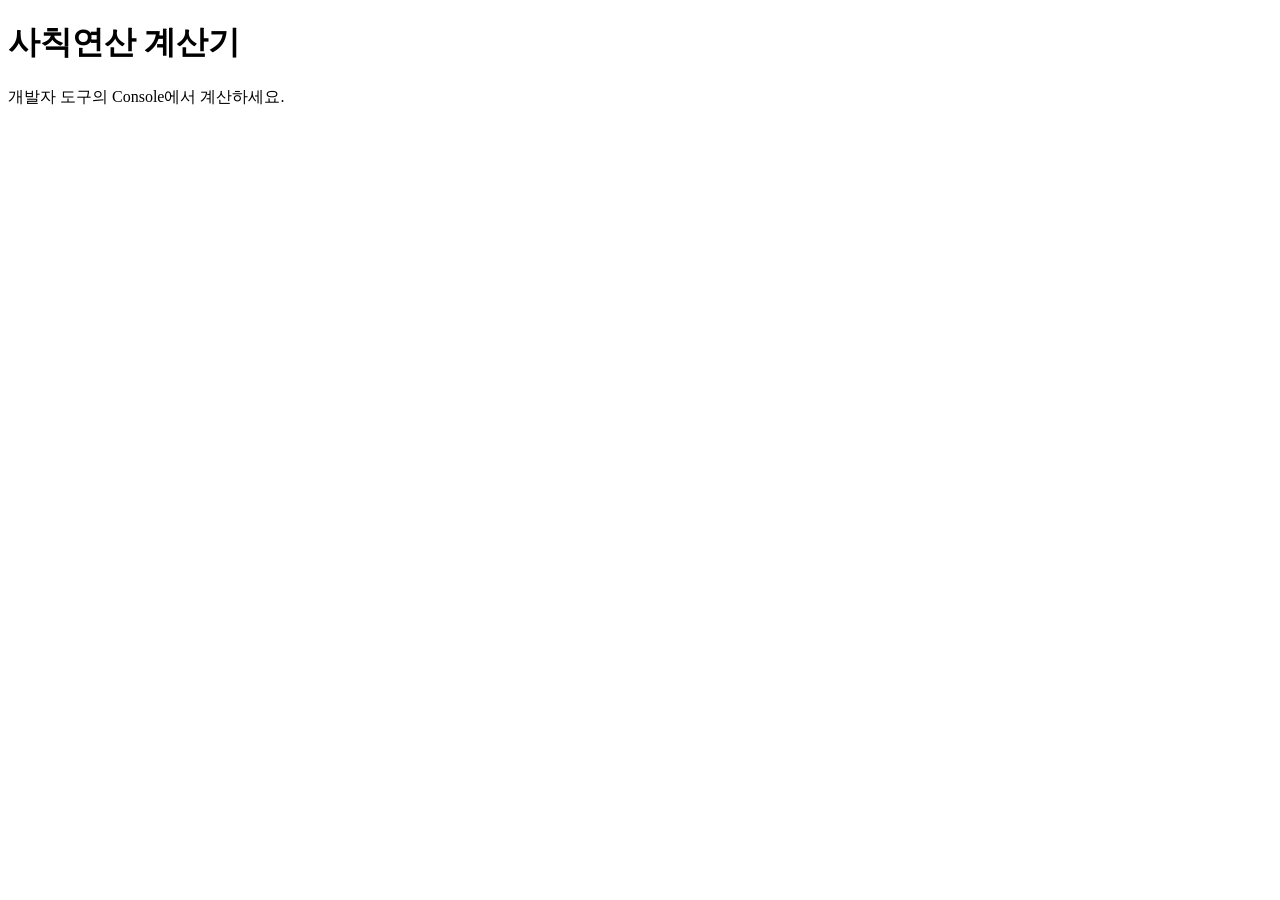
<file: JS/day2/index.html>
<!DOCTYPE html>
<html lang="ko">
<head>
    <meta charset="UTF-8">
    <title>JavaScript 계산기</title>
</head>
<body>
    <h1>사칙연산 계산기</h1>
    <p>개발자 도구의 Console에서 계산하세요.</p>

    <script src="./calculator.js"></script>
</body>
</html>
</file>
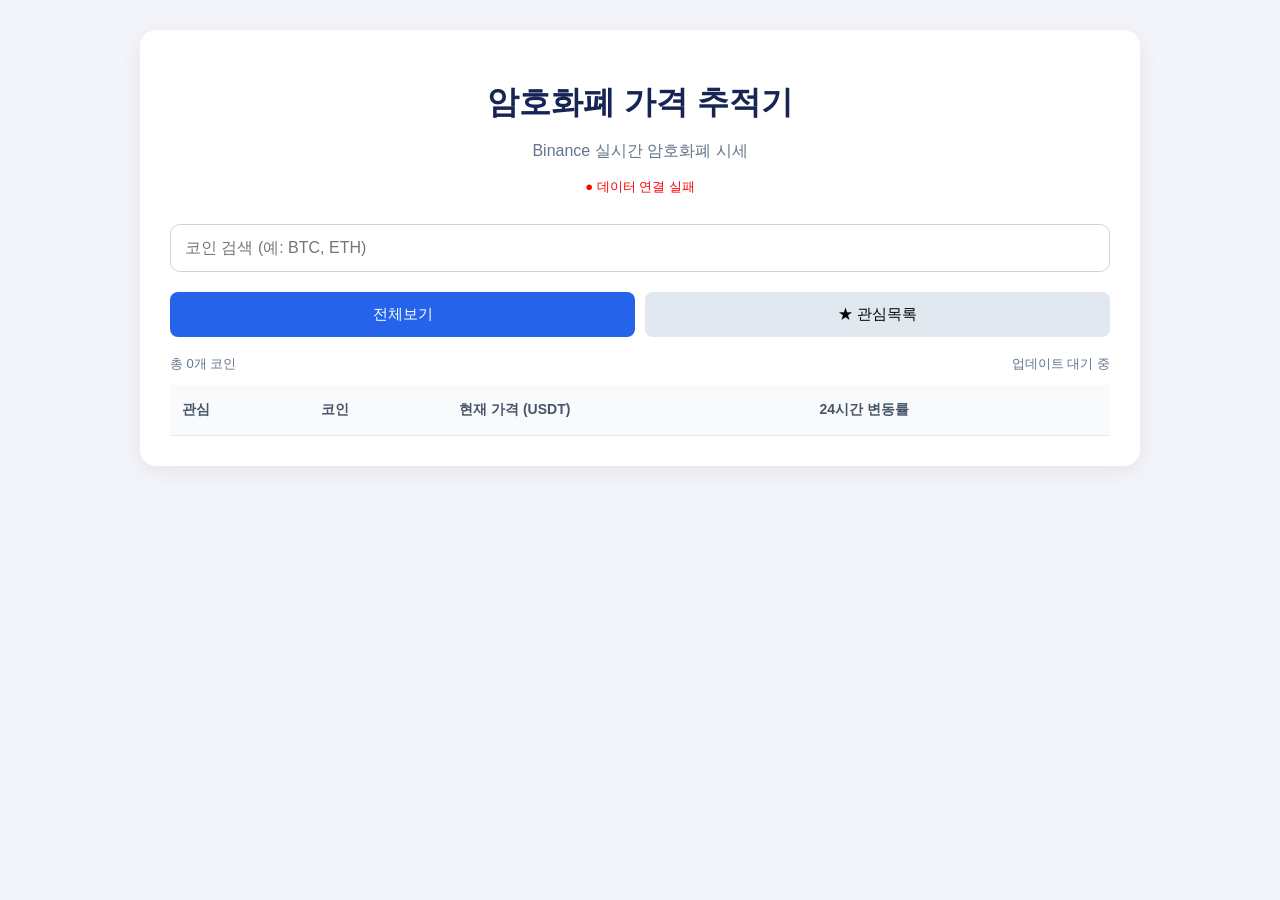
<file: JS/day4/index.html>
<!DOCTYPE html>
<html lang="ko">
<head>
    <meta charset="UTF-8">
    <meta name="viewport" content="width=device-width, initial-scale=1.0">
    <title>실시간 암호화폐 가격 추적기</title>
    <link rel="stylesheet" href="style.css">
    <script src="script.js" defer></script>
</head>
<body>
    <div class="container">

        <header>
            <h1>암호화폐 가격 추적기</h1>
            <p>Binance 실시간 암호화폐 시세</p>
            <p id="statusText">데이터 연결 대기 중</p>
        </header>

        <!-- 코인 검색 -->
        <div class="search-box">
            <input
                type="text"
                id="searchInput"
                placeholder="코인 검색 (예: BTC, ETH)"
            >
        </div>

        <!-- 전체 / 관심목록 탭 -->
        <div class="tabs">
            <button id="allTab" class="active">
                전체보기
            </button>
            <button id="favoritesTab">
                ★ 관심목록
            </button>
        </div>

        <!-- 데이터 정보 -->
        <div class="info">
            <span id="coinCount">총 0개 코인</span>
            <span id="updatedAt">업데이트 대기 중</span>
        </div>

        <!-- 암호화폐 목록 -->
        <div class="table-wrapper">
            <table>
                <thead>
                    <tr>
                        <th>관심</th>
                        <th>코인</th>
                        <th>현재 가격 (USDT)</th>
                        <th>24시간 변동률</th>
                    </tr>
                </thead>
                <tbody id="coinList">
                    <!-- JavaScript로 데이터 추가 -->
                </tbody>
            </table>
        </div>

        <p id="emptyMessage" hidden>
            표시할 암호화폐가 없습니다.
        </p>

    </div>
</body>
</html>
</file>
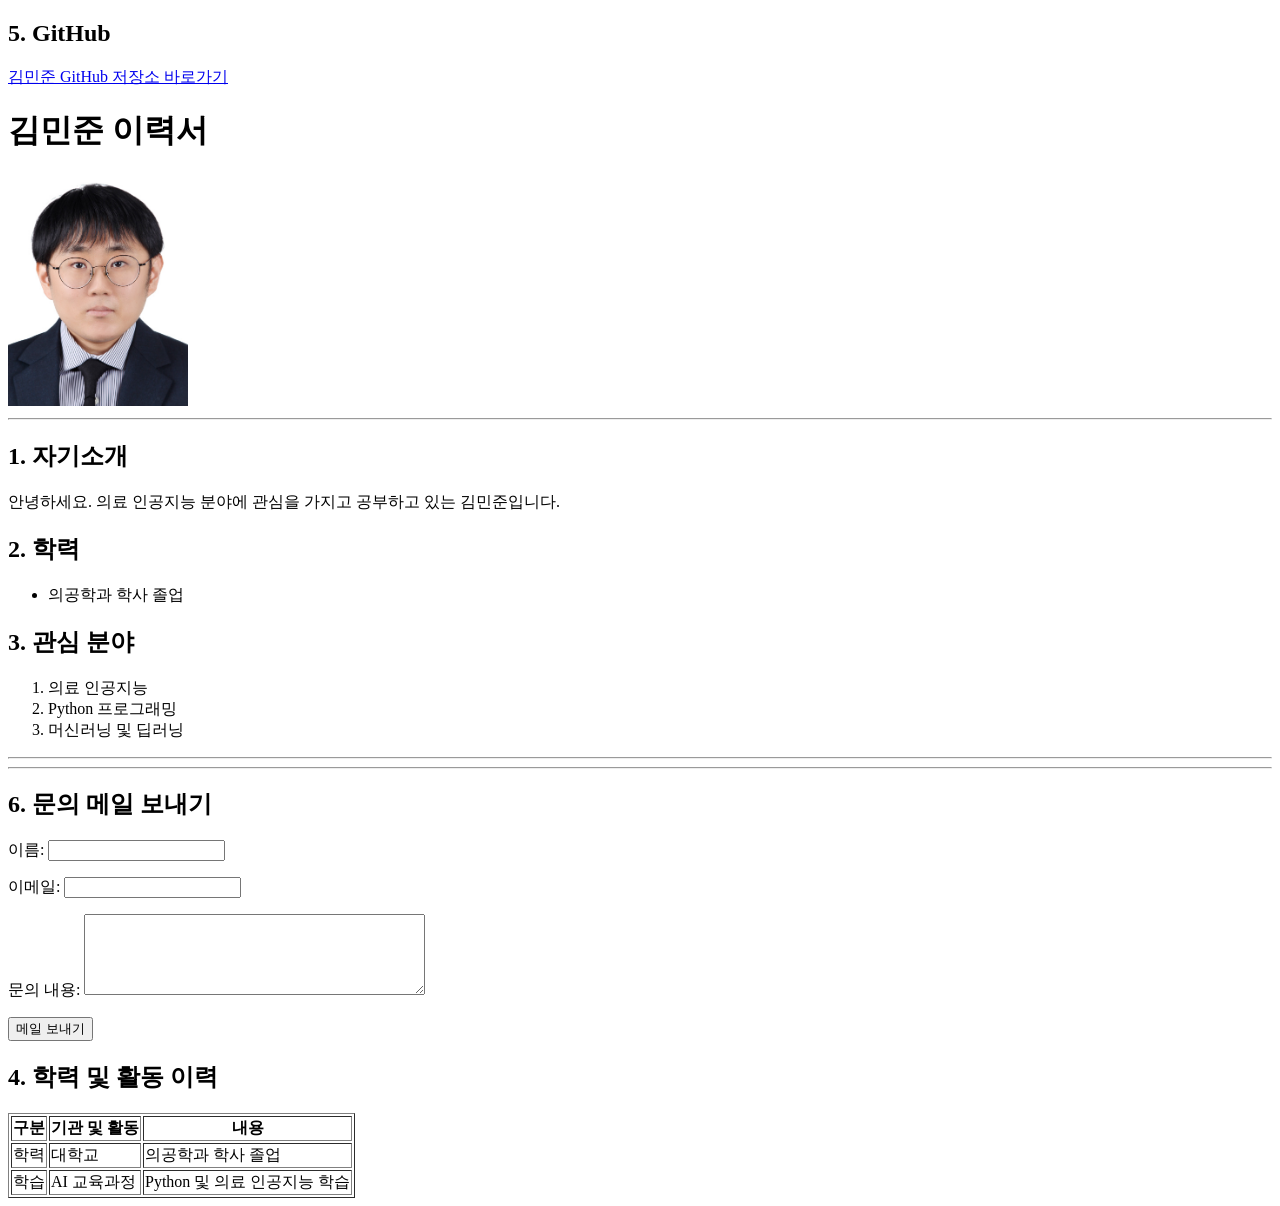
<file: HTML_CSS/day1/resume.html>
<!DOCTYPE html>
<html lang="ko">
<head>
    <meta charset="UTF-8">
    <meta name="viewport" content="width=device-width, initial-scale=1.0">
    <title>김민준 이력서</title>
</head>

    <h2>5. GitHub</h2>
    <p>
        <a href="https://github.com/klas98765-pixel/oz-git-study" target="_blank">
            김민준 GitHub 저장소 바로가기
        </a>
    </p>

<body>
    <h1>김민준 이력서</h1>
   <img src="../profile.png" alt="김민준 프로필 사진" width="180">
    <hr>

    <h2>1. 자기소개</h2>
    <p>안녕하세요. 의료 인공지능 분야에 관심을 가지고 공부하고 있는 김민준입니다.</p>

    <h2>2. 학력</h2>
    <ul>
        <li>의공학과 학사 졸업</li>
    </ul>

    <h2>3. 관심 분야</h2>
    <ol>
        <li>의료 인공지능</li>
        <li>Python 프로그래밍</li>
        <li>머신러닝 및 딥러닝</li>
    </ol>

    <hr>

    <hr>
    <h2>6. 문의 메일 보내기</h2>

    <form action="mailto:your-email@example.com"
          method="post" enctype="text/plain">

        <p>
            <label for="name">이름:</label>
            <input type="text" id="name" name="이름" required>
        </p>

        <p>
            <label for="email">이메일:</label>
            <input type="email" id="email" name="이메일" required>
        </p>

        <p>
            <label for="message">문의 내용:</label>
            <textarea id="message" name="문의내용"
                      rows="5" cols="40" required></textarea>
        </p>

        <button type="submit">메일 보내기</button>
    </form>

</body>
    <h2>4. 학력 및 활동 이력</h2>

    <table border="1">
        <thead>
            <tr>
                <th>구분</th>
                <th>기관 및 활동</th>
                <th>내용</th>
            </tr>
        </thead>
        <tbody>
            <tr>
                <td>학력</td>
                <td>대학교</td>
                <td>의공학과 학사 졸업</td>
            </tr>
            <tr>
                <td>학습</td>
                <td>AI 교육과정</td>
                <td>Python 및 의료 인공지능 학습</td>
            </tr>
        </tbody>
    </table>


</html>
</file>
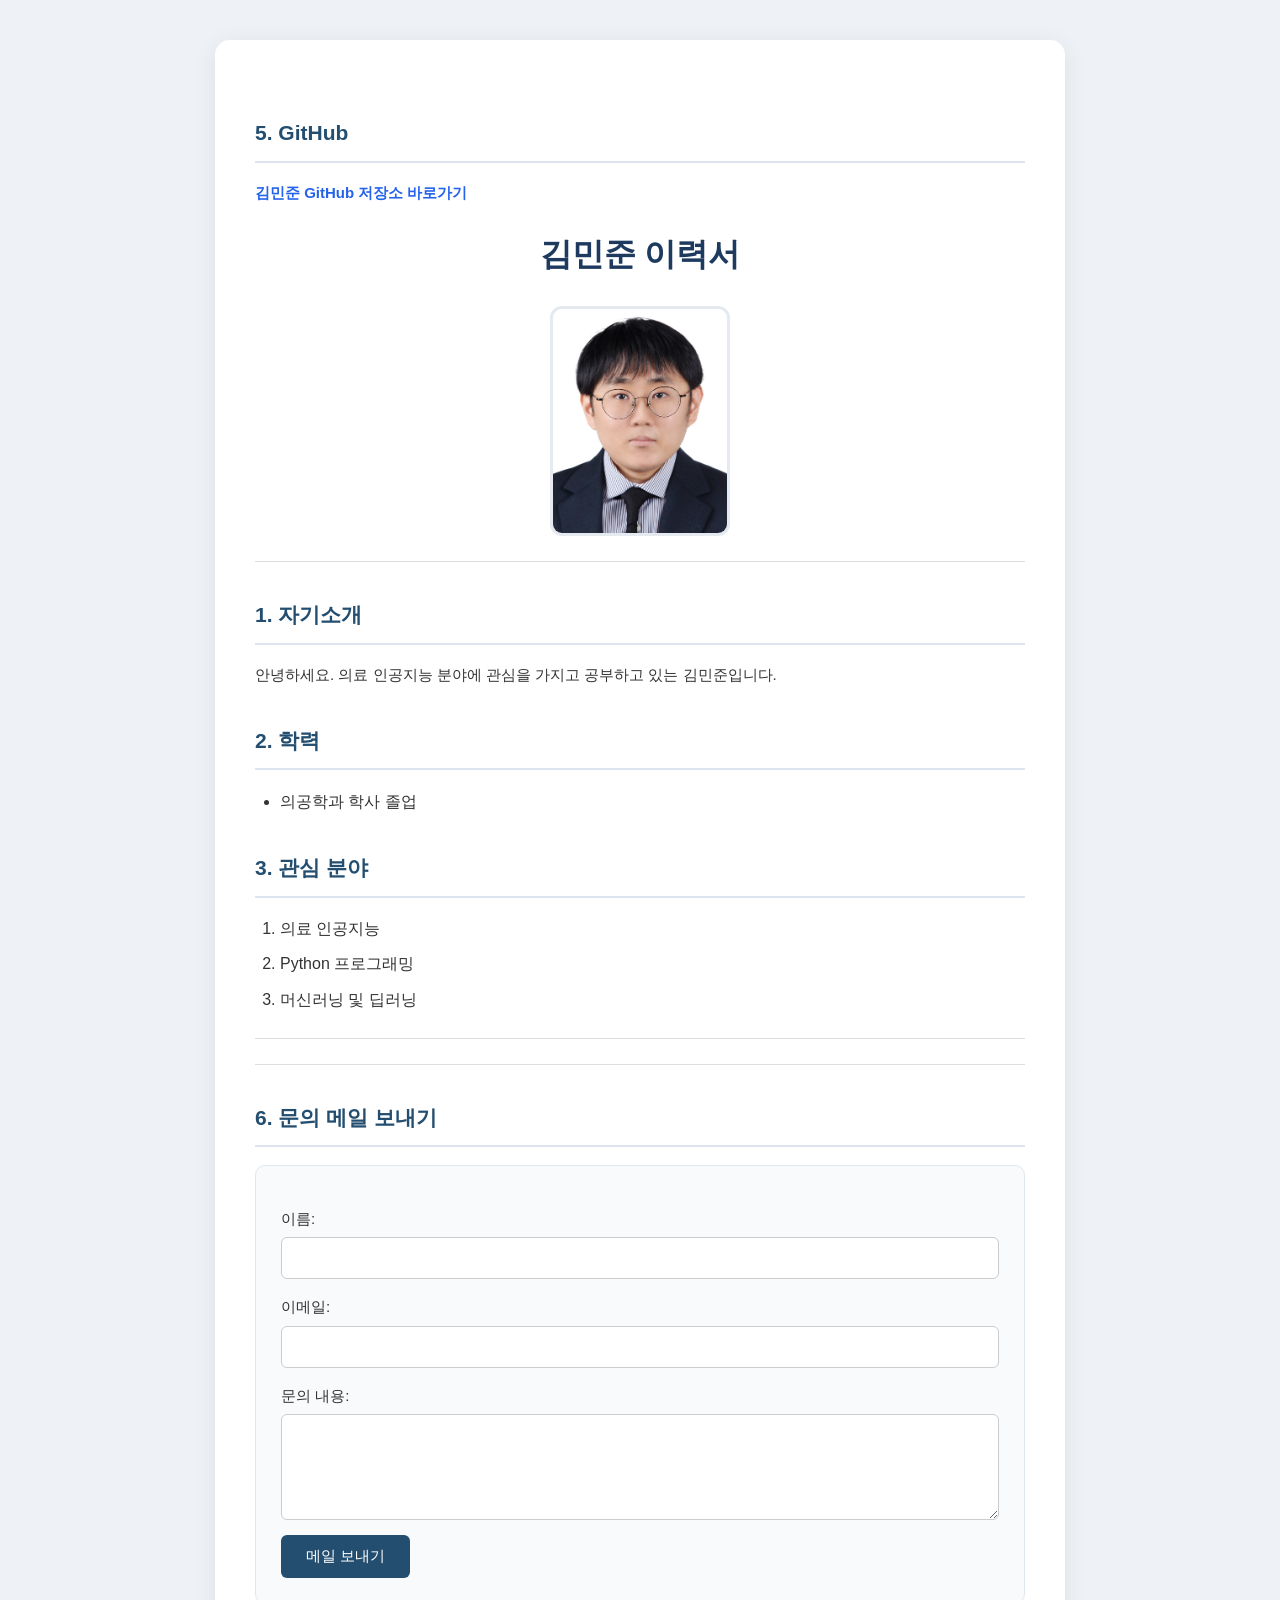
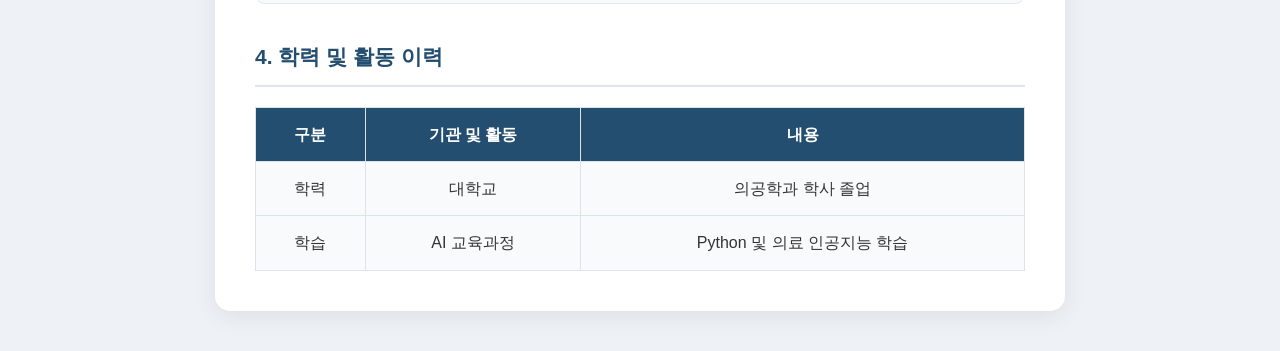
<file: HTML_CSS/day2/resume.html>
<!DOCTYPE html>
<html lang="ko">
<head>
    <meta charset="UTF-8">
    <meta name="viewport" content="width=device-width, initial-scale=1.0">
    <link rel="stylesheet" href="resume_style.css">
    <title>김민준 이력서</title>
</head>

    <h2>5. GitHub</h2>
    <p>
        <a href="https://github.com/klas98765-pixel/oz-git-study" target="_blank">
            김민준 GitHub 저장소 바로가기
        </a>
    </p>

<body>
    <h1>김민준 이력서</h1>
   <img src="../profile.png" alt="김민준 프로필 사진" width="180">
    <hr>

    <h2>1. 자기소개</h2>
    <p>안녕하세요. 의료 인공지능 분야에 관심을 가지고 공부하고 있는 김민준입니다.</p>

    <h2>2. 학력</h2>
    <ul>
        <li>의공학과 학사 졸업</li>
    </ul>

    <h2>3. 관심 분야</h2>
    <ol>
        <li>의료 인공지능</li>
        <li>Python 프로그래밍</li>
        <li>머신러닝 및 딥러닝</li>
    </ol>

    <hr>

    <hr>
    <h2>6. 문의 메일 보내기</h2>

    <form action="mailto:your-email@example.com"
          method="post" enctype="text/plain">

        <p>
            <label for="name">이름:</label>
            <input type="text" id="name" name="이름" required>
        </p>

        <p>
            <label for="email">이메일:</label>
            <input type="email" id="email" name="이메일" required>
        </p>

        <p>
            <label for="message">문의 내용:</label>
            <textarea id="message" name="문의내용"
                      rows="5" cols="40" required></textarea>
        </p>

        <button type="submit">메일 보내기</button>
    </form>

</body>
    <h2>4. 학력 및 활동 이력</h2>

    <table border="1">
        <thead>
            <tr>
                <th>구분</th>
                <th>기관 및 활동</th>
                <th>내용</th>
            </tr>
        </thead>
        <tbody>
            <tr>
                <td>학력</td>
                <td>대학교</td>
                <td>의공학과 학사 졸업</td>
            </tr>
            <tr>
                <td>학습</td>
                <td>AI 교육과정</td>
                <td>Python 및 의료 인공지능 학습</td>
            </tr>
        </tbody>
    </table>


</html>
</file>
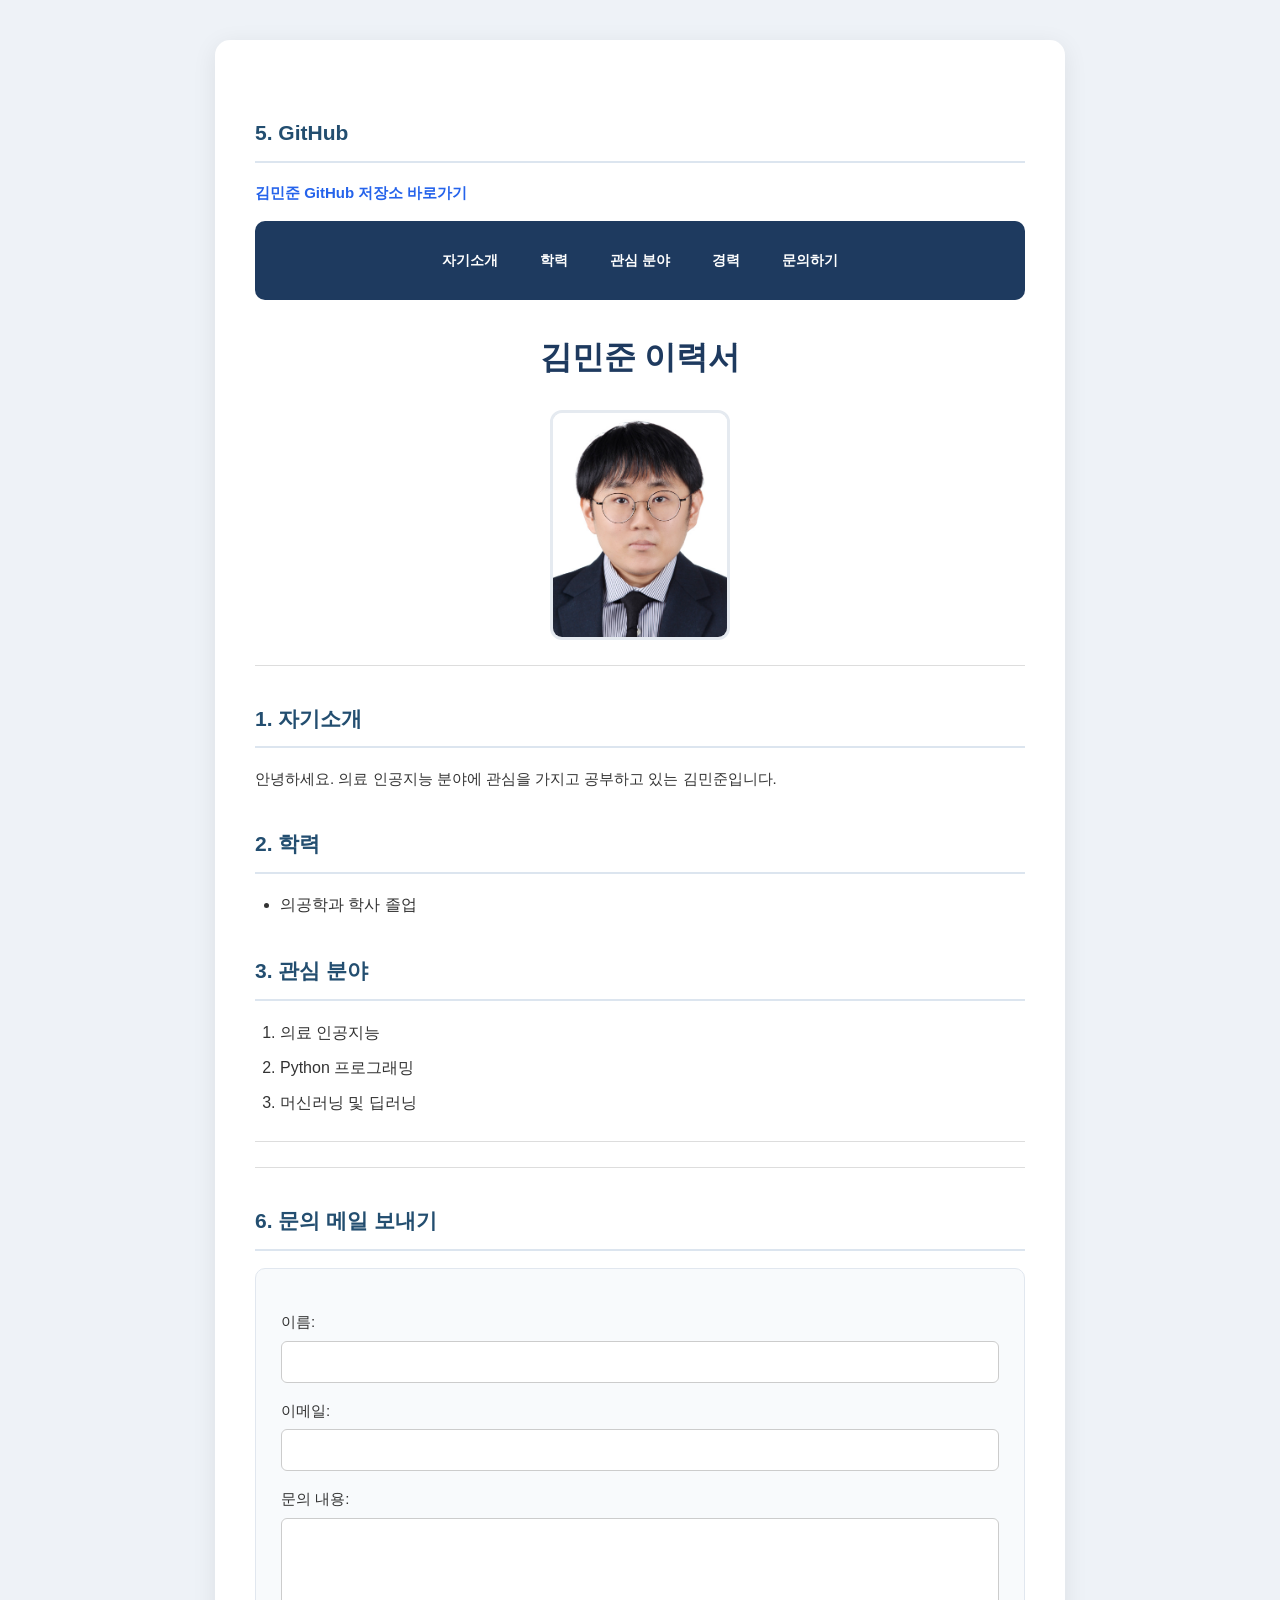
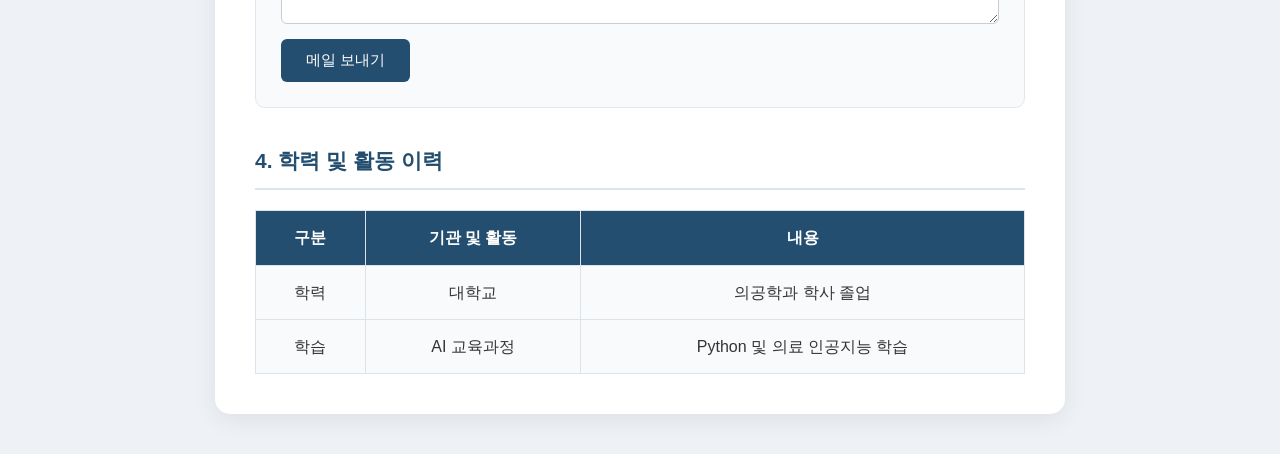
<file: HTML_CSS/day3/resume.html>
<!DOCTYPE html>
<html lang="ko">
<head>
    <meta charset="UTF-8">
    <meta name="viewport" content="width=device-width, initial-scale=1.0">
    <link rel="stylesheet" href="resume_style.css">
    <title>김민준 이력서</title>
</head>

    <h2>5. GitHub</h2>
    <p>
        <a href="https://github.com/klas98765-pixel/oz-git-study" target="_blank">
            김민준 GitHub 저장소 바로가기
        </a>
    </p>

    <!-- 상단 내비게이션 메뉴 -->
    <nav class="navbar">
        <a href="#about">자기소개</a>
        <a href="#education">학력</a>
        <a href="#interests">관심 분야</a>
        <a href="#experience">경력</a>
        <a href="#contact">문의하기</a>
    </nav>

<body>
    <h1>김민준 이력서</h1>
   <img src="../profile.png" alt="김민준 프로필 사진" width="180">
    <hr>

    <h2 id="about">1. 자기소개</h2>
    <p>안녕하세요. 의료 인공지능 분야에 관심을 가지고 공부하고 있는 김민준입니다.</p>

    <h2 id="education">2. 학력</h2>
    <ul>
        <li>의공학과 학사 졸업</li>
    </ul>

    <h2 id="interests">3. 관심 분야</h2>
    <ol>
        <li>의료 인공지능</li>
        <li>Python 프로그래밍</li>
        <li>머신러닝 및 딥러닝</li>
    </ol>

    <hr>

    <hr>
    <h2 id="contact">6. 문의 메일 보내기</h2>
    <form action="mailto:your-email@example.com"
          method="post" enctype="text/plain">

        <p>
            <label for="name">이름:</label>
            <input type="text" id="name" name="이름" required>
        </p>

        <p>
            <label for="email">이메일:</label>
            <input type="email" id="email" name="이메일" required>
        </p>

        <p>
            <label for="message">문의 내용:</label>
            <textarea id="message" name="문의내용"
                      rows="5" cols="40" required></textarea>
        </p>

        <button type="submit">메일 보내기</button>
    </form>

</body>
    <h2 id="experience">4. 학력 및 활동 이력</h2>

    <table border="1">
        <thead>
            <tr>
                <th>구분</th>
                <th>기관 및 활동</th>
                <th>내용</th>
            </tr>
        </thead>
        <tbody>
            <tr>
                <td>학력</td>
                <td>대학교</td>
                <td>의공학과 학사 졸업</td>
            </tr>
            <tr>
                <td>학습</td>
                <td>AI 교육과정</td>
                <td>Python 및 의료 인공지능 학습</td>
            </tr>
        </tbody>
    </table>


</html>
</file>
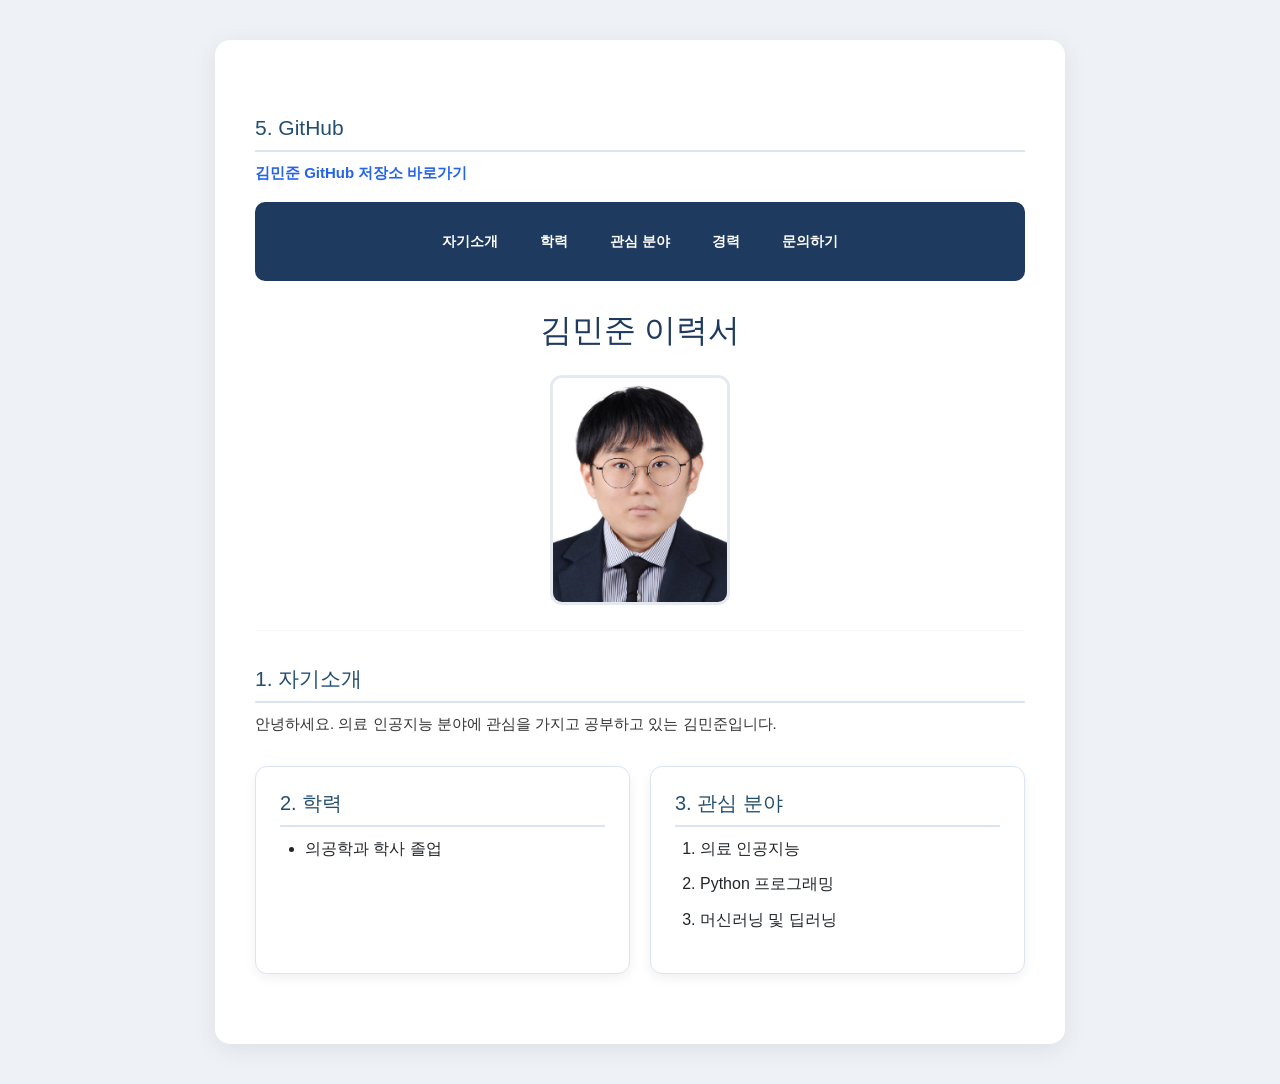
<file: JS/day1/resume.html>
<!DOCTYPE html>
<html lang="ko">
<head>
    <meta charset="UTF-8">
    <meta name="viewport" content="width=device-width, initial-scale=1.0">
    
<title>김민준 이력서</title>

<!-- Bootstrap CSS 연결 -->
<link href="https://cdn.jsdelivr.net/npm/bootstrap@5.3.3/dist/css/bootstrap.min.css" rel="stylesheet">

<!-- 직접 작성한 CSS 연결 -->
<link rel="stylesheet" href="resume_style.css">

</head>

    <h2>5. GitHub</h2>
    <p>
        <a href="https://github.com/klas98765-pixel/oz-git-study" target="_blank">
            김민준 GitHub 저장소 바로가기
        </a>
    </p>

    <!-- 상단 내비게이션 메뉴 -->
    <nav class="navbar">
        <a href="#about">자기소개</a>
        <a href="#education">학력</a>
        <a href="#interests">관심 분야</a>
        <a href="#experience">경력</a>
        <a href="#contact">문의하기</a>
    </nav>

<body>
    <h1>김민준 이력서</h1>
   <img src="../../HTML_CSS/profile.png" alt="김민준 프로필 사진" width="180">
    <hr>

    <h2 id="about">1. 자기소개</h2>
    <p>안녕하세요. 의료 인공지능 분야에 관심을 가지고 공부하고 있는 김민준입니다.</p>

    
<!-- CSS Grid 카드 레이아웃 -->
<div class="resume-grid">

    <!-- 학력 카드 -->
    <section class="card resume-card">
        <div class="card-body">
            <h2 id="education">2. 학력</h2>
            <ul>
                <li>의공학과 학사 졸업</li>
            </ul>
        </div>
    </section>

    <!-- 관심 분야 카드 -->
    <section class="card resume-card">
        <div class="card-body">
            <h2 id="interests">3. 관심 분야</h2>
            <ol>
                <li>의료 인공지능</li>
                <li>Python 프로그래밍</li>
                <li>머신러닝 및 딥러닝</li>
            </ol>
        </div>
    </section>

</div>
</file>
<file: JS/day4/style.css>
/* 기본 설정 */
* {
    box-sizing: border-box;
}

body {
    margin: 0;
    padding: 30px 15px;
    background-color: #f3f5fa;
    color: #1e293b;
    font-family: Arial, sans-serif;
}

.container {
    max-width: 1000px;
    margin: 0 auto;
    padding: 30px;
    background-color: white;
    border-radius: 16px;
    box-shadow: 0 5px 25px rgba(0, 0, 0, 0.07);
}

/* 제목 */
header {
    text-align: center;
    margin-bottom: 28px;
}

h1 {
    margin-bottom: 10px;
    color: #172554;
}

header p {
    color: #64748b;
}

#statusText {
    font-size: 13px;
    color: #2563eb;
}

/* 검색창 */
.search-box {
    margin-bottom: 20px;
}

#searchInput {
    width: 100%;
    padding: 14px;
    border: 1px solid #cbd5e1;
    border-radius: 10px;
    font-size: 16px;
}

#searchInput:focus {
    outline: none;
    border-color: #2563eb;
}

/* 탭 버튼 */
.tabs {
    display: flex;
    gap: 10px;
    margin-bottom: 18px;
}

.tabs button {
    flex: 1;
    padding: 13px;
    background-color: #e2e8f0;
    border: none;
    border-radius: 8px;
    cursor: pointer;
    font-size: 15px;
}

.tabs button.active {
    background-color: #2563eb;
    color: white;
}

/* 목록 정보 */
.info {
    display: flex;
    justify-content: space-between;
    gap: 10px;
    margin-bottom: 12px;
    color: #64748b;
    font-size: 13px;
}

/* 암호화폐 테이블 */
.table-wrapper {
    overflow-x: auto;
}

table {
    width: 100%;
    border-collapse: collapse;
    text-align: left;
}

th, td {
    padding: 16px 12px;
    border-bottom: 1px solid #e2e8f0;
}

th {
    background-color: #f8fafc;
    color: #475569;
    font-size: 14px;
}

td {
    font-size: 14px;
}

tbody tr:hover {
    background-color: #f8fafc;
}

/* 관심목록 별 버튼 */
.favorite-btn {
    border: none;
    background: none;
    font-size: 23px;
    cursor: pointer;
    color: #94a3b8;
}

.favorite-btn.selected {
    color: #f59e0b;
}

/* 가격 변동 표시 */
.positive {
    color: #16a34a;
    font-weight: bold;
}

.negative {
    color: #dc2626;
    font-weight: bold;
}

/* 검색 결과 없음 */
#emptyMessage {
    text-align: center;
    padding: 35px;
    color: #64748b;
}

/* 모바일 화면 */
@media (max-width: 600px) {
    .container {
        padding: 18px;
    }

    h1 {
        font-size: 23px;
    }

    th, td {
        padding: 12px 8px;
        font-size: 12px;
    }
}
</file>
<file: HTML_CSS/day2/resume_style.css>
/* 1. 전체 페이지 설정 */
* {
    box-sizing: border-box;
}

html {
    background-color: #eef2f7;
}

body {
    font-family: Arial, sans-serif;
    max-width: 850px;
    margin: 40px auto;
    padding: 40px;
    background-color: white;
    color: #333333;
    line-height: 1.7;
    border-radius: 15px;
    box-shadow: 0 5px 25px rgba(0, 0, 0, 0.08);
}

/* 2. 제목 디자인 */
h1 {
    font-size: 32px;
    color: #1e3a5f;
    text-align: center;
    margin-bottom: 25px;
}

h2 {
    font-size: 21px;
    color: #234e70;
    margin-top: 35px;
    padding-bottom: 10px;
    border-bottom: 2px solid #dce5ef;
}

/* 3. 자기소개 및 목록 */
p {
    font-size: 15px;
}

ul, ol {
    padding-left: 25px;
}

li {
    margin-bottom: 8px;
}

hr {
    border: none;
    border-top: 1px solid #dddddd;
    margin: 25px 0;
}

/* 4. 프로필 사진 */
img {
    display: block;
    width: 180px;
    height: auto;
    margin: 20px auto;
    border-radius: 12px;
    border: 3px solid #e5eaf0;
}

/* 5. 경력 테이블 */
table {
    width: 100%;
    border-collapse: collapse;
    margin-top: 20px;
    border: none;
}

th, td {
    border: 1px solid #dce3eb;
    padding: 13px;
    text-align: center;
}

th {
    background-color: #234e70;
    color: white;
    font-weight: bold;
}

td {
    background-color: #f8fafc;
}

/* 6. GitHub 링크 */
a {
    color: #2563eb;
    text-decoration: none;
    font-weight: bold;
}

a:hover {
    text-decoration: underline;
}

/* 7. 메일 입력 폼 */
form {
    background-color: #f8fafc;
    padding: 25px;
    border: 1px solid #e1e7ef;
    border-radius: 10px;
}

input, textarea {
    display: block;
    width: 100%;
    padding: 12px;
    margin-top: 6px;
    border: 1px solid #cccccc;
    border-radius: 6px;
    font-size: 14px;
}

input:focus, textarea:focus {
    outline: 2px solid #93c5fd;
}

button {
    background-color: #234e70;
    color: white;
    border: none;
    padding: 12px 25px;
    border-radius: 6px;
    cursor: pointer;
    font-size: 15px;
}

button:hover {
    background-color: #16344c;
}

/* 8. 반응형 디자인 */
@media (max-width: 600px) {
    body {
        margin: 10px;
        padding: 20px;
    }

    h1 {
        font-size: 26px;
    }

    h2 {
        font-size: 19px;
    }

    th, td {
        padding: 7px;
        font-size: 12px;
        overflow-wrap: anywhere;
    }
}
</file>
<file: HTML_CSS/day3/resume_style.css>
/* 1. 전체 페이지 설정 */
* {
    box-sizing: border-box;
}

html {
    background-color: #eef2f7;
}

body {
    font-family: Arial, sans-serif;
    max-width: 850px;
    margin: 40px auto;
    padding: 40px;
    background-color: white;
    color: #333333;
    line-height: 1.7;
    border-radius: 15px;
    box-shadow: 0 5px 25px rgba(0, 0, 0, 0.08);
}

/* 2. 제목 디자인 */
h1 {
    font-size: 32px;
    color: #1e3a5f;
    text-align: center;
    margin-bottom: 25px;
}

h2 {
    font-size: 21px;
    color: #234e70;
    margin-top: 35px;
    padding-bottom: 10px;
    border-bottom: 2px solid #dce5ef;
}

/* 3. 자기소개 및 목록 */
p {
    font-size: 15px;
}

ul, ol {
    padding-left: 25px;
}

li {
    margin-bottom: 8px;
}

hr {
    border: none;
    border-top: 1px solid #dddddd;
    margin: 25px 0;
}

/* 4. 프로필 사진 */
img {
    display: block;
    width: 180px;
    height: auto;
    margin: 20px auto;
    border-radius: 12px;
    border: 3px solid #e5eaf0;
}

/* 5. 경력 테이블 */
table {
    width: 100%;
    border-collapse: collapse;
    margin-top: 20px;
    border: none;
}

th, td {
    border: 1px solid #dce3eb;
    padding: 13px;
    text-align: center;
}

th {
    background-color: #234e70;
    color: white;
    font-weight: bold;
}

td {
    background-color: #f8fafc;
}

/* 6. GitHub 링크 */
a {
    color: #2563eb;
    text-decoration: none;
    font-weight: bold;
}

a:hover {
    text-decoration: underline;
}

/* 7. 메일 입력 폼 */
form {
    background-color: #f8fafc;
    padding: 25px;
    border: 1px solid #e1e7ef;
    border-radius: 10px;
}

input, textarea {
    display: block;
    width: 100%;
    padding: 12px;
    margin-top: 6px;
    border: 1px solid #cccccc;
    border-radius: 6px;
    font-size: 14px;
}

input:focus, textarea:focus {
    outline: 2px solid #93c5fd;
}

button {
    background-color: #234e70;
    color: white;
    border: none;
    padding: 12px 25px;
    border-radius: 6px;
    cursor: pointer;
    font-size: 15px;
}

button:hover {
    background-color: #16344c;
}

/* 8. 반응형 디자인 */
@media (max-width: 600px) {
    body {
        margin: 10px;
        padding: 20px;
    }

    h1 {
        font-size: 26px;
    }

    h2 {
        font-size: 19px;
    }

    th, td {
        padding: 7px;
        font-size: 12px;
        overflow-wrap: anywhere;
    }
}

/* 9. Navbar 디자인 및 Flexbox 정렬 */
.navbar {
    display: flex;
    justify-content: center;
    align-items: center;
    flex-wrap: wrap;
    gap: 12px;

    background-color: #1e3a5f;
    padding: 18px;
    border-radius: 10px;
    margin-bottom: 30px;
}

/* Navbar 메뉴 링크 */
.navbar a {
    color: white;
    text-decoration: none;
    font-size: 14px;
    font-weight: bold;
    padding: 10px 15px;
    border-radius: 6px;
    transition: background-color 0.3s;
}

/* 마우스를 올렸을 때 */
.navbar a:hover {
    background-color: #345575;
    text-decoration: none;
}

/* 10. 모바일 반응형 Navbar */
@media (max-width: 600px) {
    .navbar {
        flex-direction: column;
        align-items: stretch;
        gap: 6px;
        padding: 12px;
    }

    .navbar a {
        display: block;
        text-align: center;
        padding: 10px;
        font-size: 14px;
    }
}
</file>
<file: JS/day1/resume_style.css>
/* 1. 전체 페이지 설정 */
* {
    box-sizing: border-box;
}

html {
    background-color: #eef2f7;
}

body {
    font-family: Arial, sans-serif;
    max-width: 850px;
    margin: 40px auto;
    padding: 40px;
    background-color: white;
    color: #333333;
    line-height: 1.7;
    border-radius: 15px;
    box-shadow: 0 5px 25px rgba(0, 0, 0, 0.08);
}

/* 2. 제목 디자인 */
h1 {
    font-size: 32px;
    color: #1e3a5f;
    text-align: center;
    margin-bottom: 25px;
}

h2 {
    font-size: 21px;
    color: #234e70;
    margin-top: 35px;
    padding-bottom: 10px;
    border-bottom: 2px solid #dce5ef;
}

/* 3. 자기소개 및 목록 */
p {
    font-size: 15px;
}

ul, ol {
    padding-left: 25px;
}

li {
    margin-bottom: 8px;
}

hr {
    border: none;
    border-top: 1px solid #dddddd;
    margin: 25px 0;
}

/* 4. 프로필 사진 */
img {
    display: block;
    width: 180px;
    height: auto;
    margin: 20px auto;
    border-radius: 12px;
    border: 3px solid #e5eaf0;
}

/* 5. 경력 테이블 */
table {
    width: 100%;
    border-collapse: collapse;
    margin-top: 20px;
    border: none;
}

th, td {
    border: 1px solid #dce3eb;
    padding: 13px;
    text-align: center;
}

th {
    background-color: #234e70;
    color: white;
    font-weight: bold;
}

td {
    background-color: #f8fafc;
}

/* 6. GitHub 링크 */
a {
    color: #2563eb;
    text-decoration: none;
    font-weight: bold;
}

a:hover {
    text-decoration: underline;
}

/* 7. 메일 입력 폼 */
form {
    background-color: #f8fafc;
    padding: 25px;
    border: 1px solid #e1e7ef;
    border-radius: 10px;
}

input, textarea {
    display: block;
    width: 100%;
    padding: 12px;
    margin-top: 6px;
    border: 1px solid #cccccc;
    border-radius: 6px;
    font-size: 14px;
}

input:focus, textarea:focus {
    outline: 2px solid #93c5fd;
}

button {
    background-color: #234e70;
    color: white;
    border: none;
    padding: 12px 25px;
    border-radius: 6px;
    cursor: pointer;
    font-size: 15px;
}

button:hover {
    background-color: #16344c;
}

/* 8. 반응형 디자인 */
@media (max-width: 600px) {
    body {
        margin: 10px;
        padding: 20px;
    }

    h1 {
        font-size: 26px;
    }

    h2 {
        font-size: 19px;
    }

    th, td {
        padding: 7px;
        font-size: 12px;
        overflow-wrap: anywhere;
    }
}

/* 9. Navbar 디자인 및 Flexbox 정렬 */
.navbar {
    display: flex;
    justify-content: center;
    align-items: center;
    flex-wrap: wrap;
    gap: 12px;

    background-color: #1e3a5f;
    padding: 18px;
    border-radius: 10px;
    margin-bottom: 30px;
}

/* Navbar 메뉴 링크 */
.navbar a {
    color: white;
    text-decoration: none;
    font-size: 14px;
    font-weight: bold;
    padding: 10px 15px;
    border-radius: 6px;
    transition: background-color 0.3s;
}

/* 마우스를 올렸을 때 */
.navbar a:hover {
    background-color: #345575;
    text-decoration: none;
}

/* 10. 모바일 반응형 Navbar */
@media (max-width: 600px) {
    .navbar {
        flex-direction: column;
        align-items: stretch;
        gap: 6px;
        padding: 12px;
    }

    .navbar a {
        display: block;
        text-align: center;
        padding: 10px;
        font-size: 14px;
    }
}

/* 11. CSS Grid 카드 레이아웃 */
.resume-grid {
    display: grid;
    grid-template-columns: repeat(2, minmax(0, 1fr));
    gap: 20px;
    margin: 30px 0;
}

/* Bootstrap 카드 디자인 */
.resume-card {
    border: 1px solid #dce5ef;
    border-radius: 12px;
    background-color: #ffffff;
    box-shadow: 0 4px 12px rgba(0, 0, 0, 0.06);
}

.resume-card .card-body {
    padding: 24px;
}

.resume-card h2 {
    margin-top: 0;
    font-size: 20px;
    color: #234e70;
}

/* 모바일 반응형 Grid */
@media (max-width: 700px) {
    .resume-grid {
        grid-template-columns: 1fr;
        gap: 15px;
    }

    .resume-card .card-body {
        padding: 18px;
    }
}
</file>
